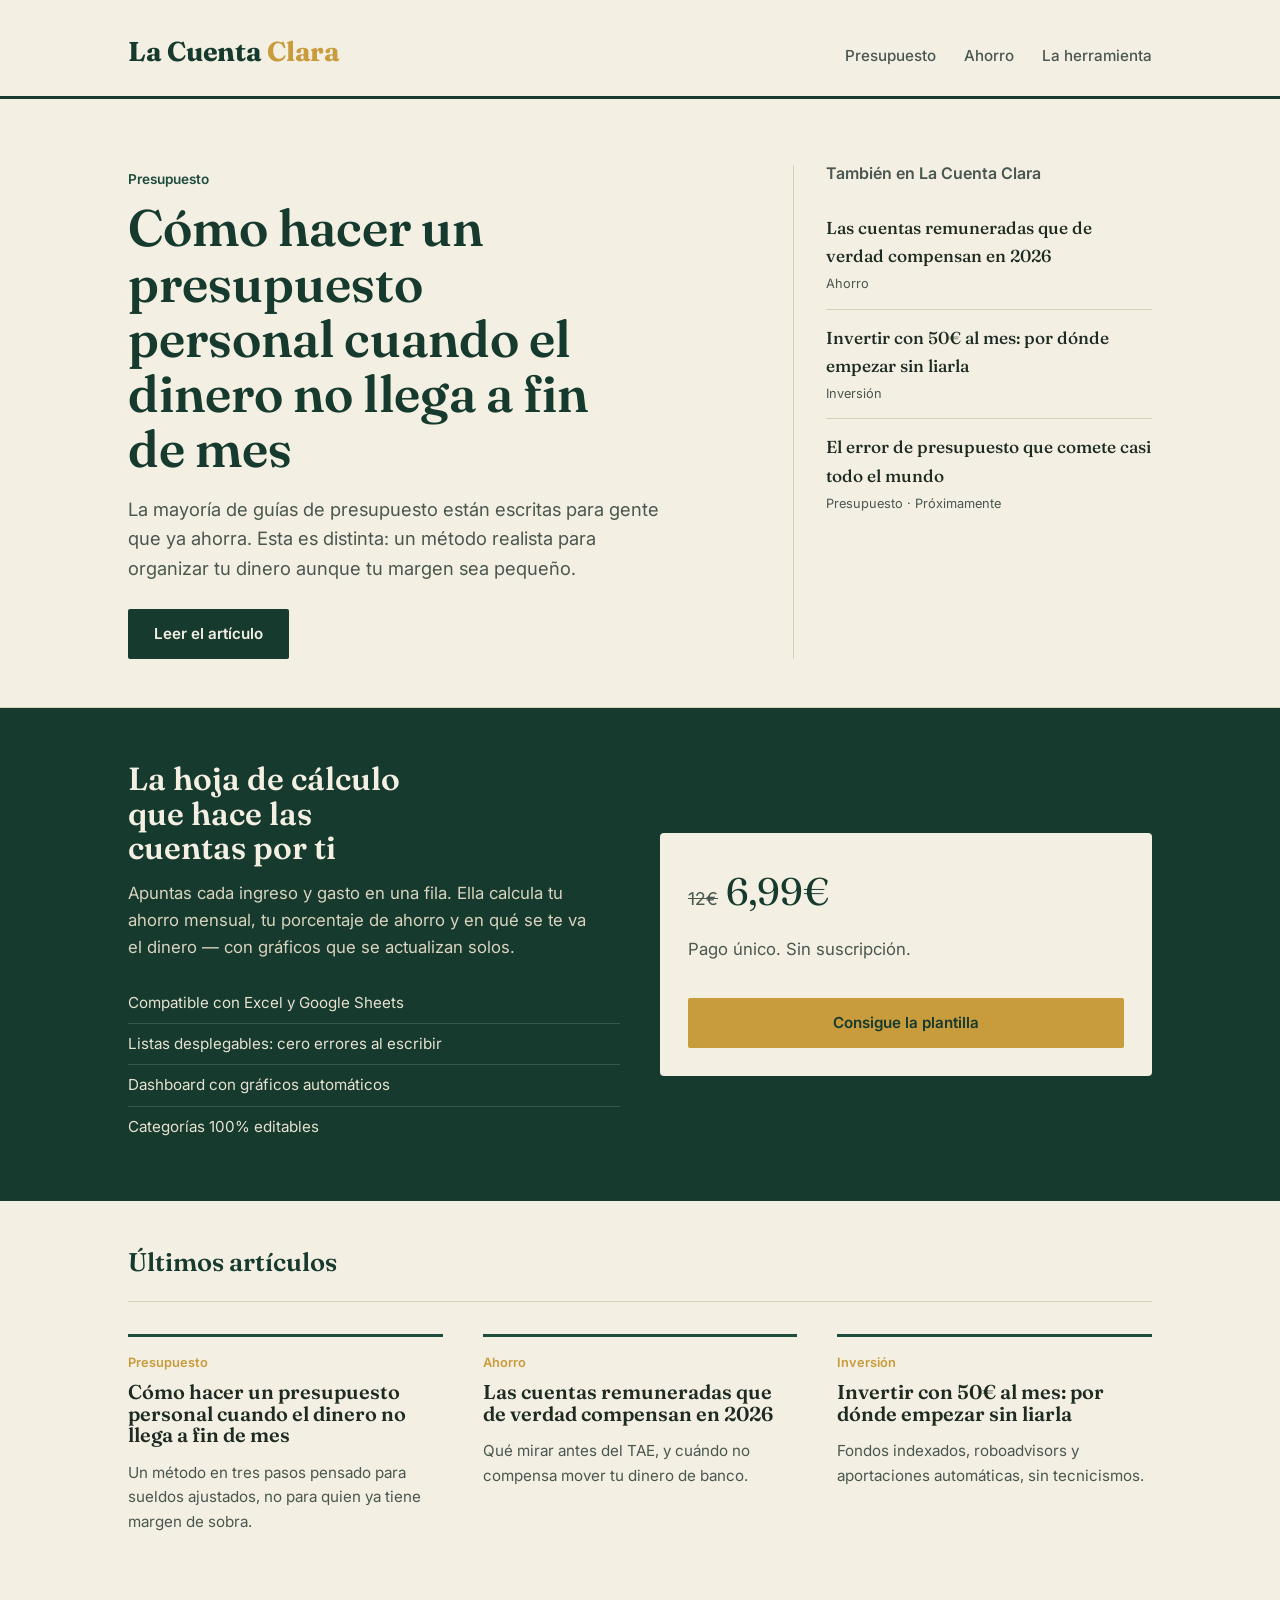
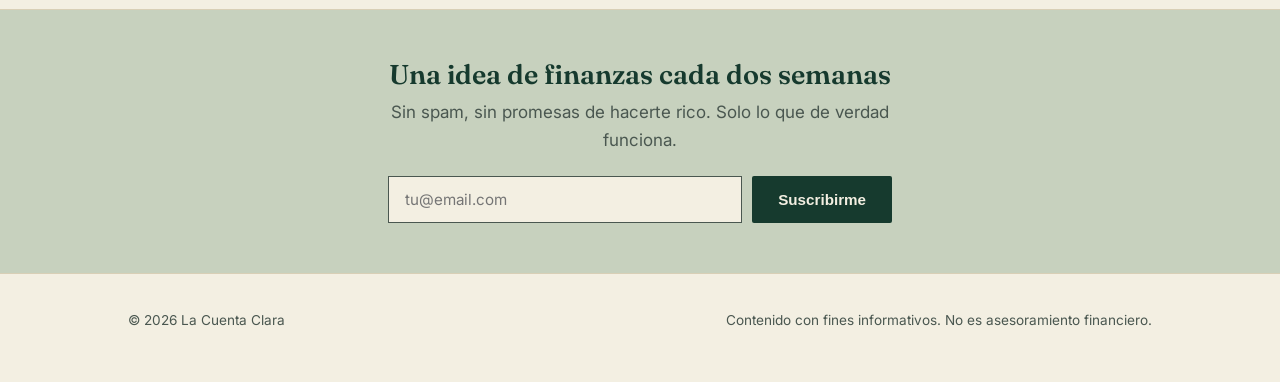
<file: index.html>
<!DOCTYPE html>
<html lang="es">
<head>
<meta charset="UTF-8">
<meta name="viewport" content="width=device-width, initial-scale=1.0">
<title>La Cuenta Clara — Finanzas personales sin tecnicismos</title>
<meta name="description" content="Guías claras sobre presupuesto, ahorro e inversión para quien empieza de cero. Sin jerga, sin vender humo.">
<link rel="stylesheet" href="assets/style.css">
</head>
<body>

<header class="masthead">
  <div class="wrap">
    <a href="index.html" class="logotype">La Cuenta <span>Clara</span></a>
    <nav>
      <a href="presupuesto.html">Presupuesto</a>
      <a href="ahorro.html">Ahorro</a>
      <a href="#herramienta">La herramienta</a>
    </nav>
  </div>
</header>

<div class="dateline wrap" style="border-bottom:none; padding-bottom:0;"></div>

<section class="hero">
  <div class="wrap hero-grid">
    <div>
      <span class="hero-tag">Presupuesto</span>
      <h1>Cómo hacer un presupuesto personal cuando el dinero no llega a fin de mes</h1>
      <p class="dek">La mayoría de guías de presupuesto están escritas para gente que ya ahorra. Esta es distinta: un método realista para organizar tu dinero aunque tu margen sea pequeño.</p>
      <div class="cta">
        <a href="articulos/presupuesto-cuando-no-llega-a-fin-de-mes.html" class="btn">Leer el artículo</a>
      </div>
    </div>
    <aside class="sidebar-list">
      <h2>También en La Cuenta Clara</h2>
      <div class="side-item">
        <a href="articulos/cuentas-remuneradas-2026.html">Las cuentas remuneradas que de verdad compensan en 2026</a>
        <div class="meta">Ahorro</div>
      </div>
      <div class="side-item">
        <a href="articulos/invertir-50-euros-al-mes.html">Invertir con 50€ al mes: por dónde empezar sin liarla</a>
        <div class="meta">Inversión</div>
      </div>
      <div class="side-item">
        <a href="#">El error de presupuesto que comete casi todo el mundo</a>
        <div class="meta">Presupuesto · Próximamente</div>
      </div>
    </aside>
  </div>
</section>

<section class="tool-band" id="herramienta">
  <div class="wrap tool-grid">
    <div>
      <h2>La hoja de cálculo que hace las cuentas por ti</h2>
      <p>Apuntas cada ingreso y gasto en una fila. Ella calcula tu ahorro mensual, tu porcentaje de ahorro y en qué se te va el dinero — con gráficos que se actualizan solos.</p>
      <ul class="tool-features">
        <li>Compatible con Excel y Google Sheets</li>
        <li>Listas desplegables: cero errores al escribir</li>
        <li>Dashboard con gráficos automáticos</li>
        <li>Categorías 100% editables</li>
      </ul>
    </div>
    <div class="tool-visual">
      <span class="was">12€</span><span class="price">6,99€</span>
      <p style="margin-top:14px; color:var(--ink-soft);">Pago único. Sin suscripción.</p>
      <a href="https://macrox2.gumroad.com/l/mukedxs" class="btn btn-gold" style="margin-top:18px; width:100%; text-align:center;">Consigue la plantilla</a>
    </div>
  </div>
</section>

<div class="wrap">
  <div class="section-head">
    <h2>Últimos artículos</h2>
  </div>
  <div class="article-grid">
    <article class="card">
      <span class="cat">Presupuesto</span>
      <h3><a href="articulos/presupuesto-cuando-no-llega-a-fin-de-mes.html">Cómo hacer un presupuesto personal cuando el dinero no llega a fin de mes</a></h3>
      <p>Un método en tres pasos pensado para sueldos ajustados, no para quien ya tiene margen de sobra.</p>
    </article>
    <article class="card">
      <span class="cat">Ahorro</span>
      <h3><a href="articulos/cuentas-remuneradas-2026.html">Las cuentas remuneradas que de verdad compensan en 2026</a></h3>
      <p>Qué mirar antes del TAE, y cuándo no compensa mover tu dinero de banco.</p>
    </article>
    <article class="card">
      <span class="cat">Inversión</span>
      <h3><a href="articulos/invertir-50-euros-al-mes.html">Invertir con 50€ al mes: por dónde empezar sin liarla</a></h3>
      <p>Fondos indexados, roboadvisors y aportaciones automáticas, sin tecnicismos.</p>
    </article>
  </div>
</div>

<section class="newsletter">
  <div class="wrap newsletter-inner">
    <h2>Una idea de finanzas cada dos semanas</h2>
    <p>Sin spam, sin promesas de hacerte rico. Solo lo que de verdad funciona.</p>
    <form action="https://formspree.io/f/xnpqdnjw" method="POST">
      <input type="email" name="email" placeholder="tu@email.com" required>
      <button type="submit" class="btn">Suscribirme</button>
    </form>
  </div>
</section>

<footer>
  <div class="wrap" style="display:flex; justify-content:space-between; flex-wrap:wrap; gap:12px; width:100%;">
    <span>© 2026 La Cuenta Clara</span>
    <span>Contenido con fines informativos. No es asesoramiento financiero.</span>
  </div>
</footer>

</body>
</html>
</file>
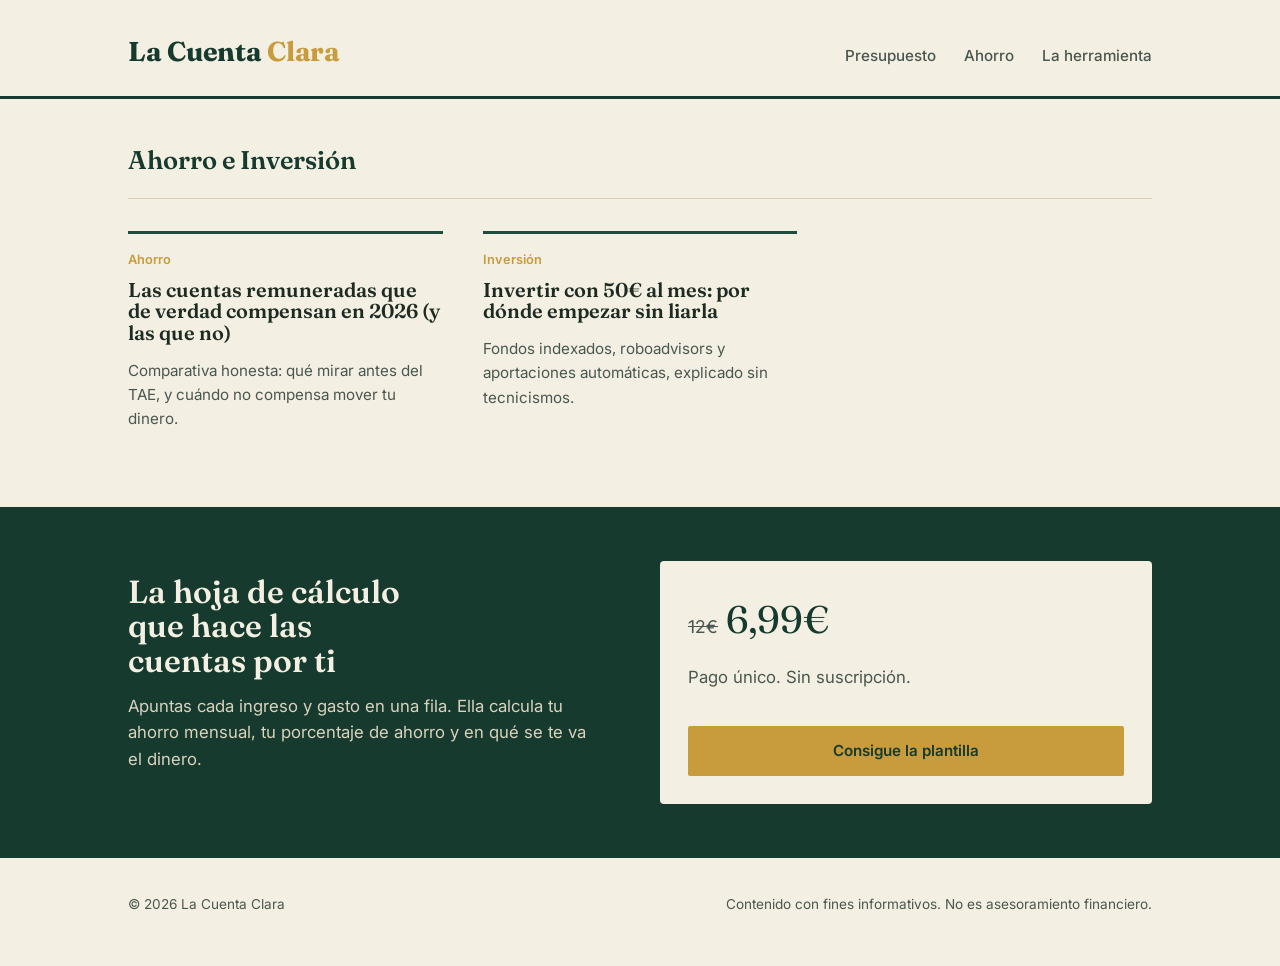
<file: ahorro.html>
<!DOCTYPE html>
<html lang="es">
<head>
<meta charset="UTF-8">
<meta name="viewport" content="width=device-width, initial-scale=1.0">
<title>Ahorro e Inversión — La Cuenta Clara</title>
<meta name="description" content="Artículos sobre ahorro e inversión de La Cuenta Clara: cuentas remuneradas, cómo invertir con poco dinero, y más.">
<link rel="stylesheet" href="assets/style.css">
</head>
<body>

<header class="masthead">
  <div class="wrap">
    <a href="index.html" class="logotype">La Cuenta <span>Clara</span></a>
    <nav>
      <a href="presupuesto.html">Presupuesto</a>
      <a href="ahorro.html">Ahorro</a>
      <a href="index.html#herramienta">La herramienta</a>
    </nav>
  </div>
</header>

<div class="wrap">
  <div class="section-head" style="padding-top:48px;">
    <h2>Ahorro e Inversión</h2>
  </div>
  <div class="article-grid">
    <article class="card">
      <span class="cat">Ahorro</span>
      <h3><a href="articulos/cuentas-remuneradas-2026.html">Las cuentas remuneradas que de verdad compensan en 2026 (y las que no)</a></h3>
      <p>Comparativa honesta: qué mirar antes del TAE, y cuándo no compensa mover tu dinero.</p>
    </article>
    <article class="card">
      <span class="cat">Inversión</span>
      <h3><a href="articulos/invertir-50-euros-al-mes.html">Invertir con 50€ al mes: por dónde empezar sin liarla</a></h3>
      <p>Fondos indexados, roboadvisors y aportaciones automáticas, explicado sin tecnicismos.</p>
    </article>
  </div>
</div>

<section class="tool-band" id="herramienta">
  <div class="wrap tool-grid">
    <div>
      <h2>La hoja de cálculo que hace las cuentas por ti</h2>
      <p>Apuntas cada ingreso y gasto en una fila. Ella calcula tu ahorro mensual, tu porcentaje de ahorro y en qué se te va el dinero.</p>
    </div>
    <div class="tool-visual">
      <span class="was">12€</span><span class="price">6,99€</span>
      <p style="margin-top:14px; color:var(--ink-soft);">Pago único. Sin suscripción.</p>
      <a href="https://macrox2.gumroad.com/l/mukedxs" class="btn btn-gold" style="margin-top:18px; width:100%; text-align:center;">Consigue la plantilla</a>
    </div>
  </div>
</section>

<footer>
  <div class="wrap" style="display:flex; justify-content:space-between; flex-wrap:wrap; gap:12px; width:100%;">
    <span>© 2026 La Cuenta Clara</span>
    <span>Contenido con fines informativos. No es asesoramiento financiero.</span>
  </div>
</footer>

</body>
</html>
</file>
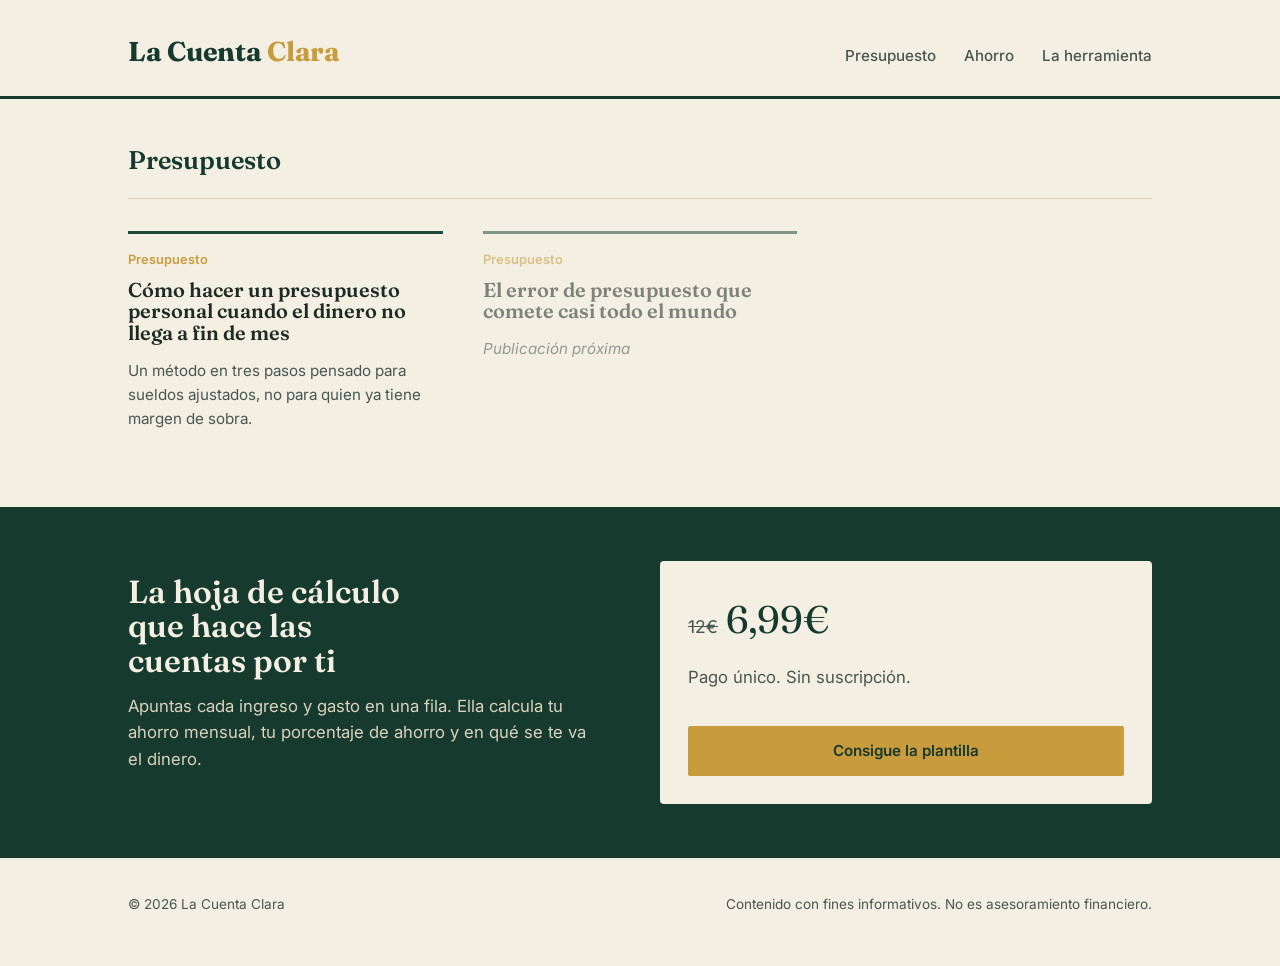
<file: presupuesto.html>
<!DOCTYPE html>
<html lang="es">
<head>
<meta charset="UTF-8">
<meta name="viewport" content="width=device-width, initial-scale=1.0">
<title>Presupuesto — La Cuenta Clara</title>
<meta name="description" content="Todos los artículos sobre presupuesto personal de La Cuenta Clara: cómo organizar tus ingresos y gastos, con o sin margen.">
<link rel="stylesheet" href="assets/style.css">
</head>
<body>

<header class="masthead">
  <div class="wrap">
    <a href="index.html" class="logotype">La Cuenta <span>Clara</span></a>
    <nav>
      <a href="presupuesto.html">Presupuesto</a>
      <a href="ahorro.html">Ahorro</a>
      <a href="index.html#herramienta">La herramienta</a>
    </nav>
  </div>
</header>

<div class="wrap">
  <div class="section-head" style="padding-top:48px;">
    <h2>Presupuesto</h2>
  </div>
  <div class="article-grid">
    <article class="card">
      <span class="cat">Presupuesto</span>
      <h3><a href="articulos/presupuesto-cuando-no-llega-a-fin-de-mes.html">Cómo hacer un presupuesto personal cuando el dinero no llega a fin de mes</a></h3>
      <p>Un método en tres pasos pensado para sueldos ajustados, no para quien ya tiene margen de sobra.</p>
    </article>
    <article class="card dim">
      <span class="cat">Presupuesto</span>
      <h3><a href="#">El error de presupuesto que comete casi todo el mundo</a></h3>
      <p class="soon">Publicación próxima</p>
    </article>
  </div>
</div>

<section class="tool-band" id="herramienta">
  <div class="wrap tool-grid">
    <div>
      <h2>La hoja de cálculo que hace las cuentas por ti</h2>
      <p>Apuntas cada ingreso y gasto en una fila. Ella calcula tu ahorro mensual, tu porcentaje de ahorro y en qué se te va el dinero.</p>
    </div>
    <div class="tool-visual">
      <span class="was">12€</span><span class="price">6,99€</span>
      <p style="margin-top:14px; color:var(--ink-soft);">Pago único. Sin suscripción.</p>
      <a href="https://macrox2.gumroad.com/l/mukedxs" class="btn btn-gold" style="margin-top:18px; width:100%; text-align:center;">Consigue la plantilla</a>
    </div>
  </div>
</section>

<footer>
  <div class="wrap" style="display:flex; justify-content:space-between; flex-wrap:wrap; gap:12px; width:100%;">
    <span>© 2026 La Cuenta Clara</span>
    <span>Contenido con fines informativos. No es asesoramiento financiero.</span>
  </div>
</footer>

</body>
</html>
</file>
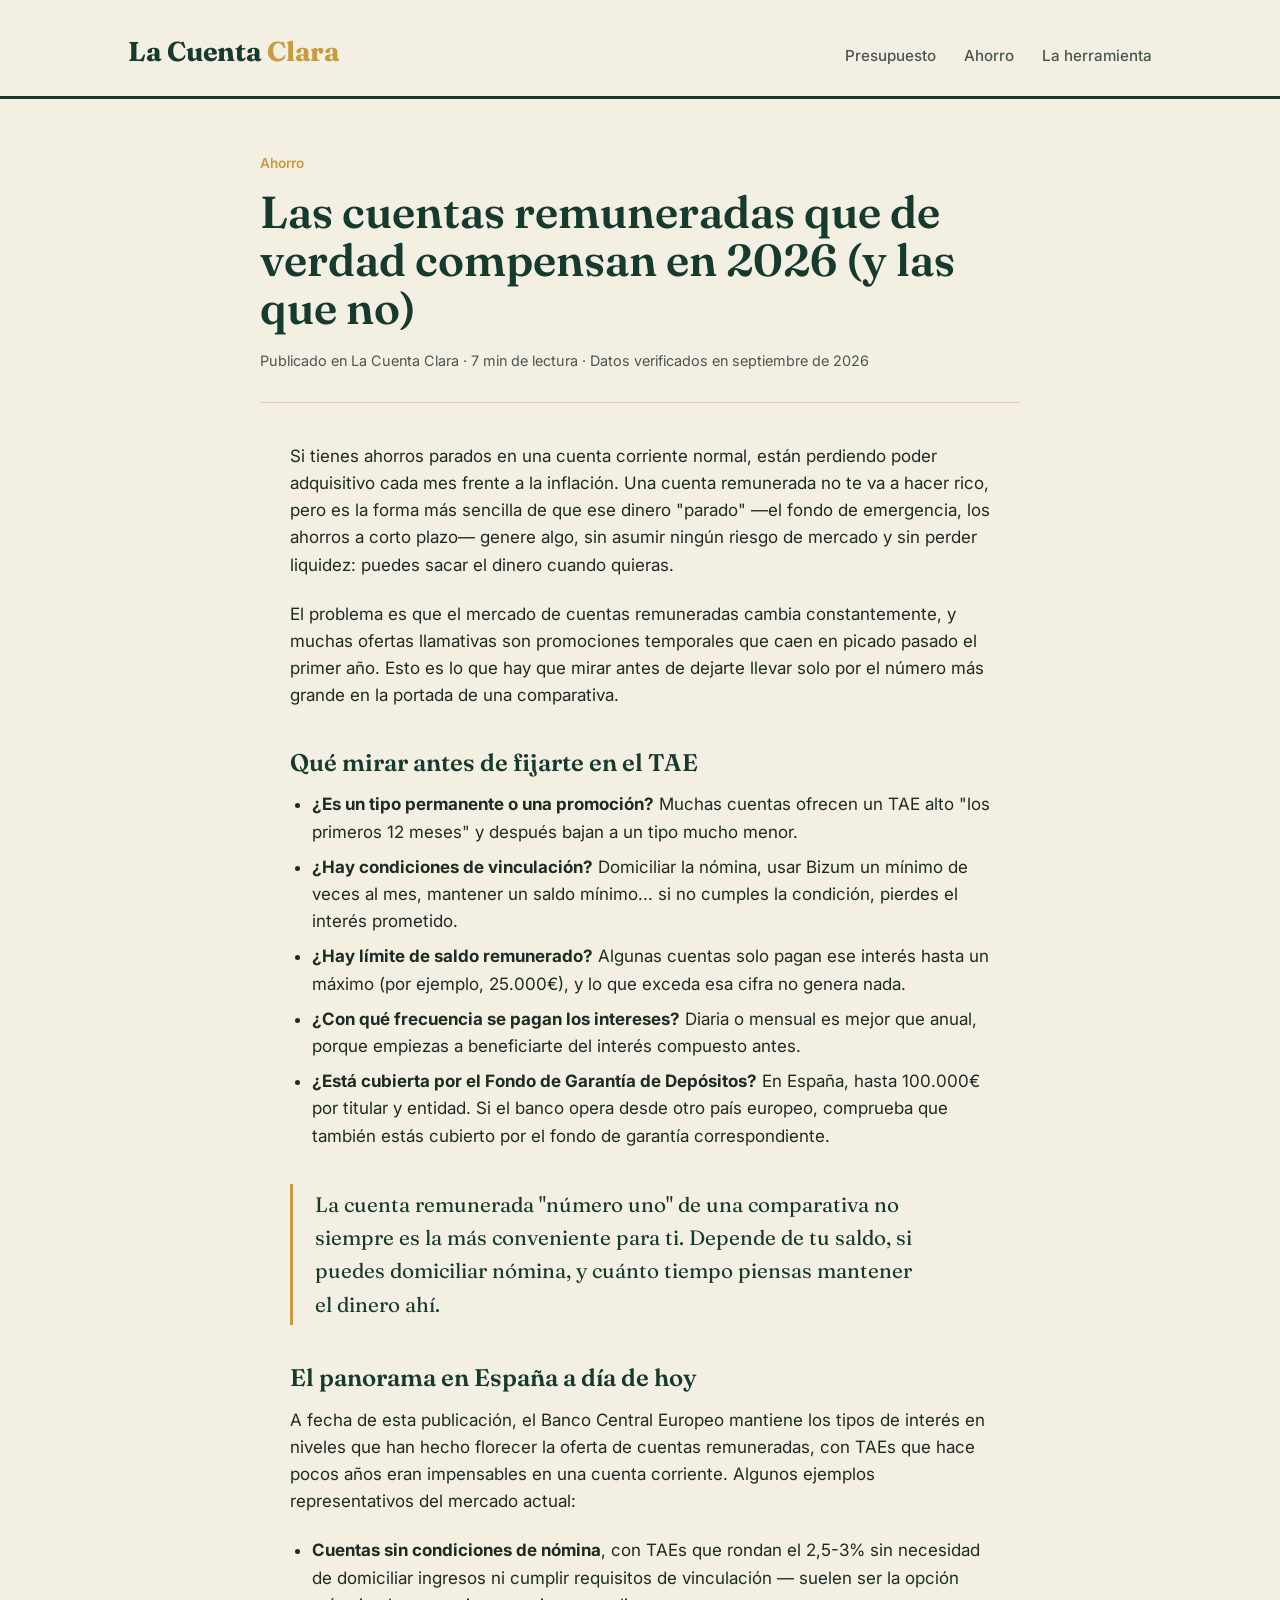
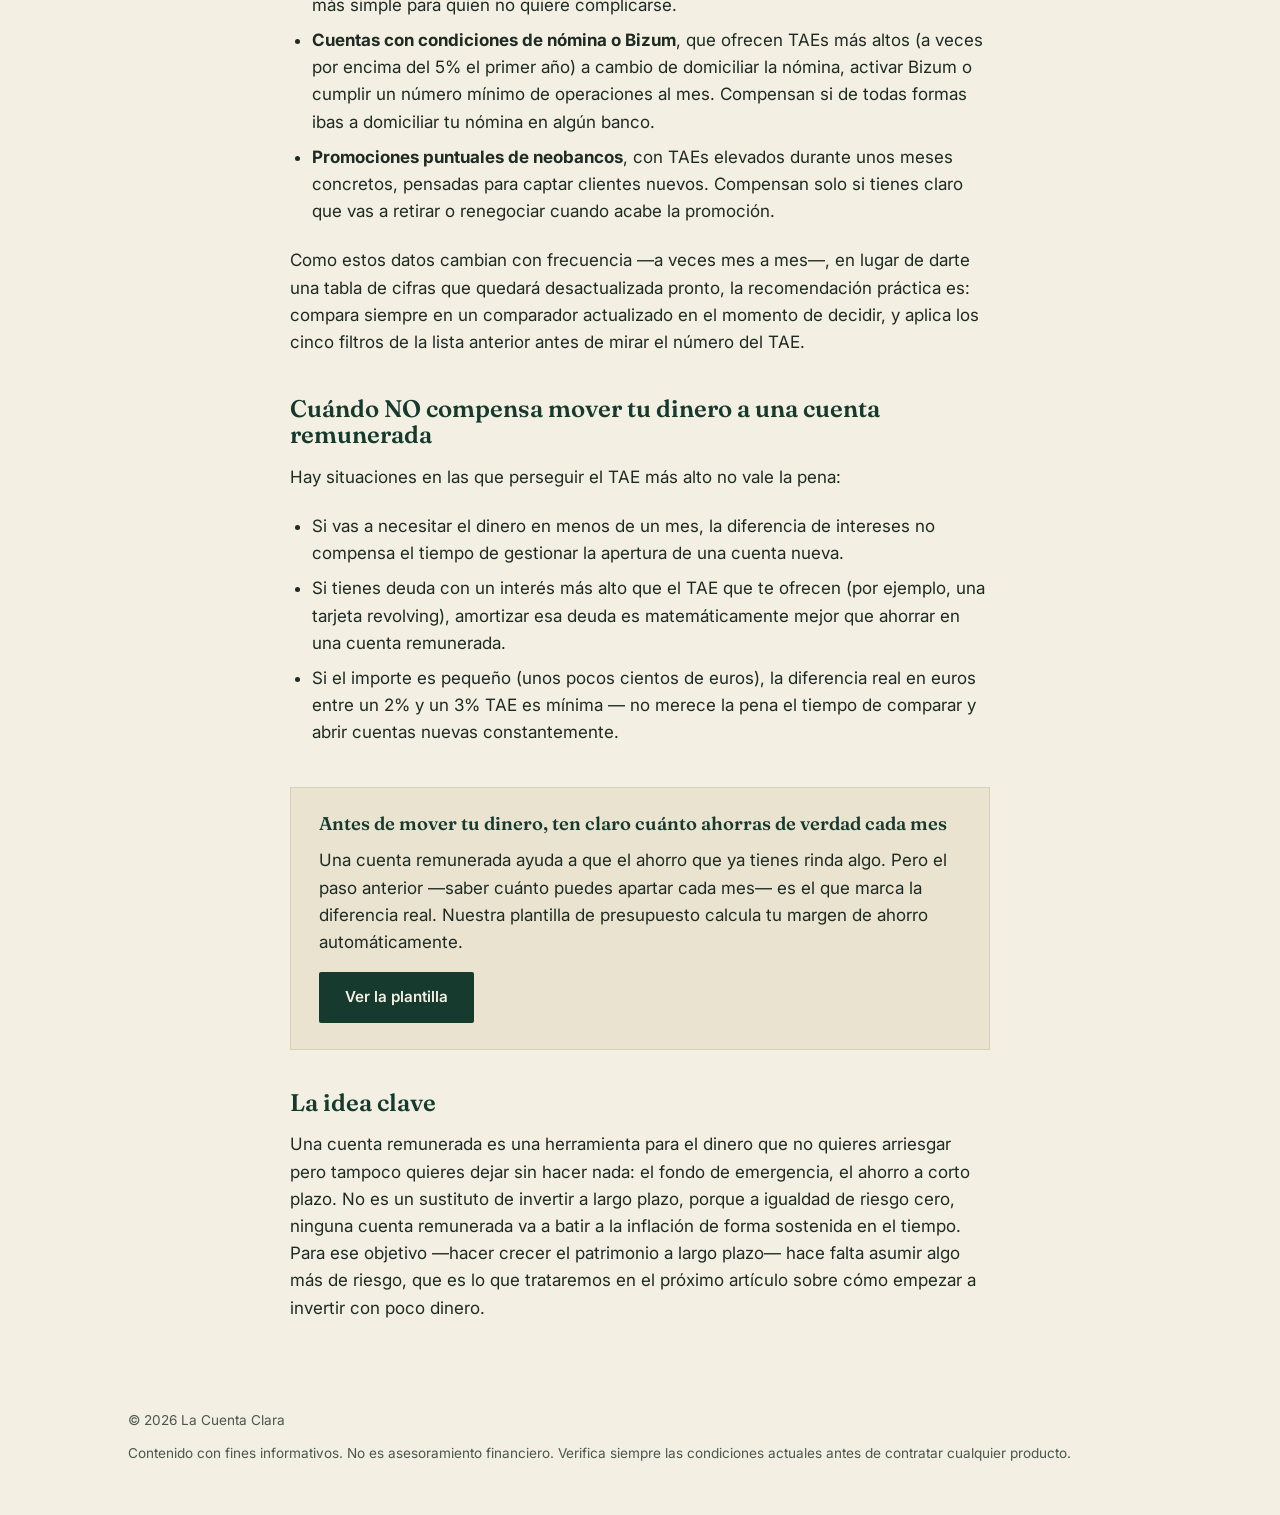
<file: articulos/cuentas-remuneradas-2026.html>
<!DOCTYPE html>
<html lang="es">
<head>
<meta charset="UTF-8">
<meta name="viewport" content="width=device-width, initial-scale=1.0">
<title>Las cuentas remuneradas que de verdad compensan en 2026 — La Cuenta Clara</title>
<meta name="description" content="Comparativa honesta de cuentas remuneradas en España: cuáles compensan de verdad, cuáles son promociones que caducan, y qué mirar antes de abrir una.">
<link rel="stylesheet" href="../assets/style.css">
</head>
<body>

<header class="masthead">
  <div class="wrap">
    <a href="../index.html" class="logotype">La Cuenta <span>Clara</span></a>
    <nav>
      <a href="../presupuesto.html">Presupuesto</a>
      <a href="../ahorro.html">Ahorro</a>
      <a href="../index.html#herramienta">La herramienta</a>
    </nav>
  </div>
</header>

<div class="article-header wrap">
  <span class="cat">Ahorro</span>
  <h1>Las cuentas remuneradas que de verdad compensan en 2026 (y las que no)</h1>
  <div class="meta">Publicado en La Cuenta Clara · 7 min de lectura · Datos verificados en septiembre de 2026</div>
</div>

<div class="article-body wrap">

<p>Si tienes ahorros parados en una cuenta corriente normal, están perdiendo poder adquisitivo cada mes frente a la inflación. Una cuenta remunerada no te va a hacer rico, pero es la forma más sencilla de que ese dinero "parado" —el fondo de emergencia, los ahorros a corto plazo— genere algo, sin asumir ningún riesgo de mercado y sin perder liquidez: puedes sacar el dinero cuando quieras.</p>

<p>El problema es que el mercado de cuentas remuneradas cambia constantemente, y muchas ofertas llamativas son promociones temporales que caen en picado pasado el primer año. Esto es lo que hay que mirar antes de dejarte llevar solo por el número más grande en la portada de una comparativa.</p>

<h2>Qué mirar antes de fijarte en el TAE</h2>

<ul>
  <li><strong>¿Es un tipo permanente o una promoción?</strong> Muchas cuentas ofrecen un TAE alto "los primeros 12 meses" y después bajan a un tipo mucho menor.</li>
  <li><strong>¿Hay condiciones de vinculación?</strong> Domiciliar la nómina, usar Bizum un mínimo de veces al mes, mantener un saldo mínimo... si no cumples la condición, pierdes el interés prometido.</li>
  <li><strong>¿Hay límite de saldo remunerado?</strong> Algunas cuentas solo pagan ese interés hasta un máximo (por ejemplo, 25.000€), y lo que exceda esa cifra no genera nada.</li>
  <li><strong>¿Con qué frecuencia se pagan los intereses?</strong> Diaria o mensual es mejor que anual, porque empiezas a beneficiarte del interés compuesto antes.</li>
  <li><strong>¿Está cubierta por el Fondo de Garantía de Depósitos?</strong> En España, hasta 100.000€ por titular y entidad. Si el banco opera desde otro país europeo, comprueba que también estás cubierto por el fondo de garantía correspondiente.</li>
</ul>

<div class="pull">La cuenta remunerada "número uno" de una comparativa no siempre es la más conveniente para ti. Depende de tu saldo, si puedes domiciliar nómina, y cuánto tiempo piensas mantener el dinero ahí.</div>

<h2>El panorama en España a día de hoy</h2>

<p>A fecha de esta publicación, el Banco Central Europeo mantiene los tipos de interés en niveles que han hecho florecer la oferta de cuentas remuneradas, con TAEs que hace pocos años eran impensables en una cuenta corriente. Algunos ejemplos representativos del mercado actual:</p>

<ul>
  <li><strong>Cuentas sin condiciones de nómina</strong>, con TAEs que rondan el 2,5-3% sin necesidad de domiciliar ingresos ni cumplir requisitos de vinculación — suelen ser la opción más simple para quien no quiere complicarse.</li>
  <li><strong>Cuentas con condiciones de nómina o Bizum</strong>, que ofrecen TAEs más altos (a veces por encima del 5% el primer año) a cambio de domiciliar la nómina, activar Bizum o cumplir un número mínimo de operaciones al mes. Compensan si de todas formas ibas a domiciliar tu nómina en algún banco.</li>
  <li><strong>Promociones puntuales de neobancos</strong>, con TAEs elevados durante unos meses concretos, pensadas para captar clientes nuevos. Compensan solo si tienes claro que vas a retirar o renegociar cuando acabe la promoción.</li>
</ul>

<p>Como estos datos cambian con frecuencia —a veces mes a mes—, en lugar de darte una tabla de cifras que quedará desactualizada pronto, la recomendación práctica es: compara siempre en un comparador actualizado en el momento de decidir, y aplica los cinco filtros de la lista anterior antes de mirar el número del TAE.</p>

<h2>Cuándo NO compensa mover tu dinero a una cuenta remunerada</h2>

<p>Hay situaciones en las que perseguir el TAE más alto no vale la pena:</p>

<ul>
  <li>Si vas a necesitar el dinero en menos de un mes, la diferencia de intereses no compensa el tiempo de gestionar la apertura de una cuenta nueva.</li>
  <li>Si tienes deuda con un interés más alto que el TAE que te ofrecen (por ejemplo, una tarjeta revolving), amortizar esa deuda es matemáticamente mejor que ahorrar en una cuenta remunerada.</li>
  <li>Si el importe es pequeño (unos pocos cientos de euros), la diferencia real en euros entre un 2% y un 3% TAE es mínima — no merece la pena el tiempo de comparar y abrir cuentas nuevas constantemente.</li>
</ul>

<div class="inline-cta">
  <h3>Antes de mover tu dinero, ten claro cuánto ahorras de verdad cada mes</h3>
  <p>Una cuenta remunerada ayuda a que el ahorro que ya tienes rinda algo. Pero el paso anterior —saber cuánto puedes apartar cada mes— es el que marca la diferencia real. Nuestra plantilla de presupuesto calcula tu margen de ahorro automáticamente.</p>
  <a href="../index.html#herramienta" class="btn">Ver la plantilla</a>
</div>

<h2>La idea clave</h2>

<p>Una cuenta remunerada es una herramienta para el dinero que no quieres arriesgar pero tampoco quieres dejar sin hacer nada: el fondo de emergencia, el ahorro a corto plazo. No es un sustituto de invertir a largo plazo, porque a igualdad de riesgo cero, ninguna cuenta remunerada va a batir a la inflación de forma sostenida en el tiempo. Para ese objetivo —hacer crecer el patrimonio a largo plazo— hace falta asumir algo más de riesgo, que es lo que trataremos en el próximo artículo sobre cómo empezar a invertir con poco dinero.</p>

</div>

<footer>
  <div class="wrap" style="display:flex; justify-content:space-between; flex-wrap:wrap; gap:12px; width:100%;">
    <span>© 2026 La Cuenta Clara</span>
    <span>Contenido con fines informativos. No es asesoramiento financiero. Verifica siempre las condiciones actuales antes de contratar cualquier producto.</span>
  </div>
</footer>

</body>
</html>
</file>
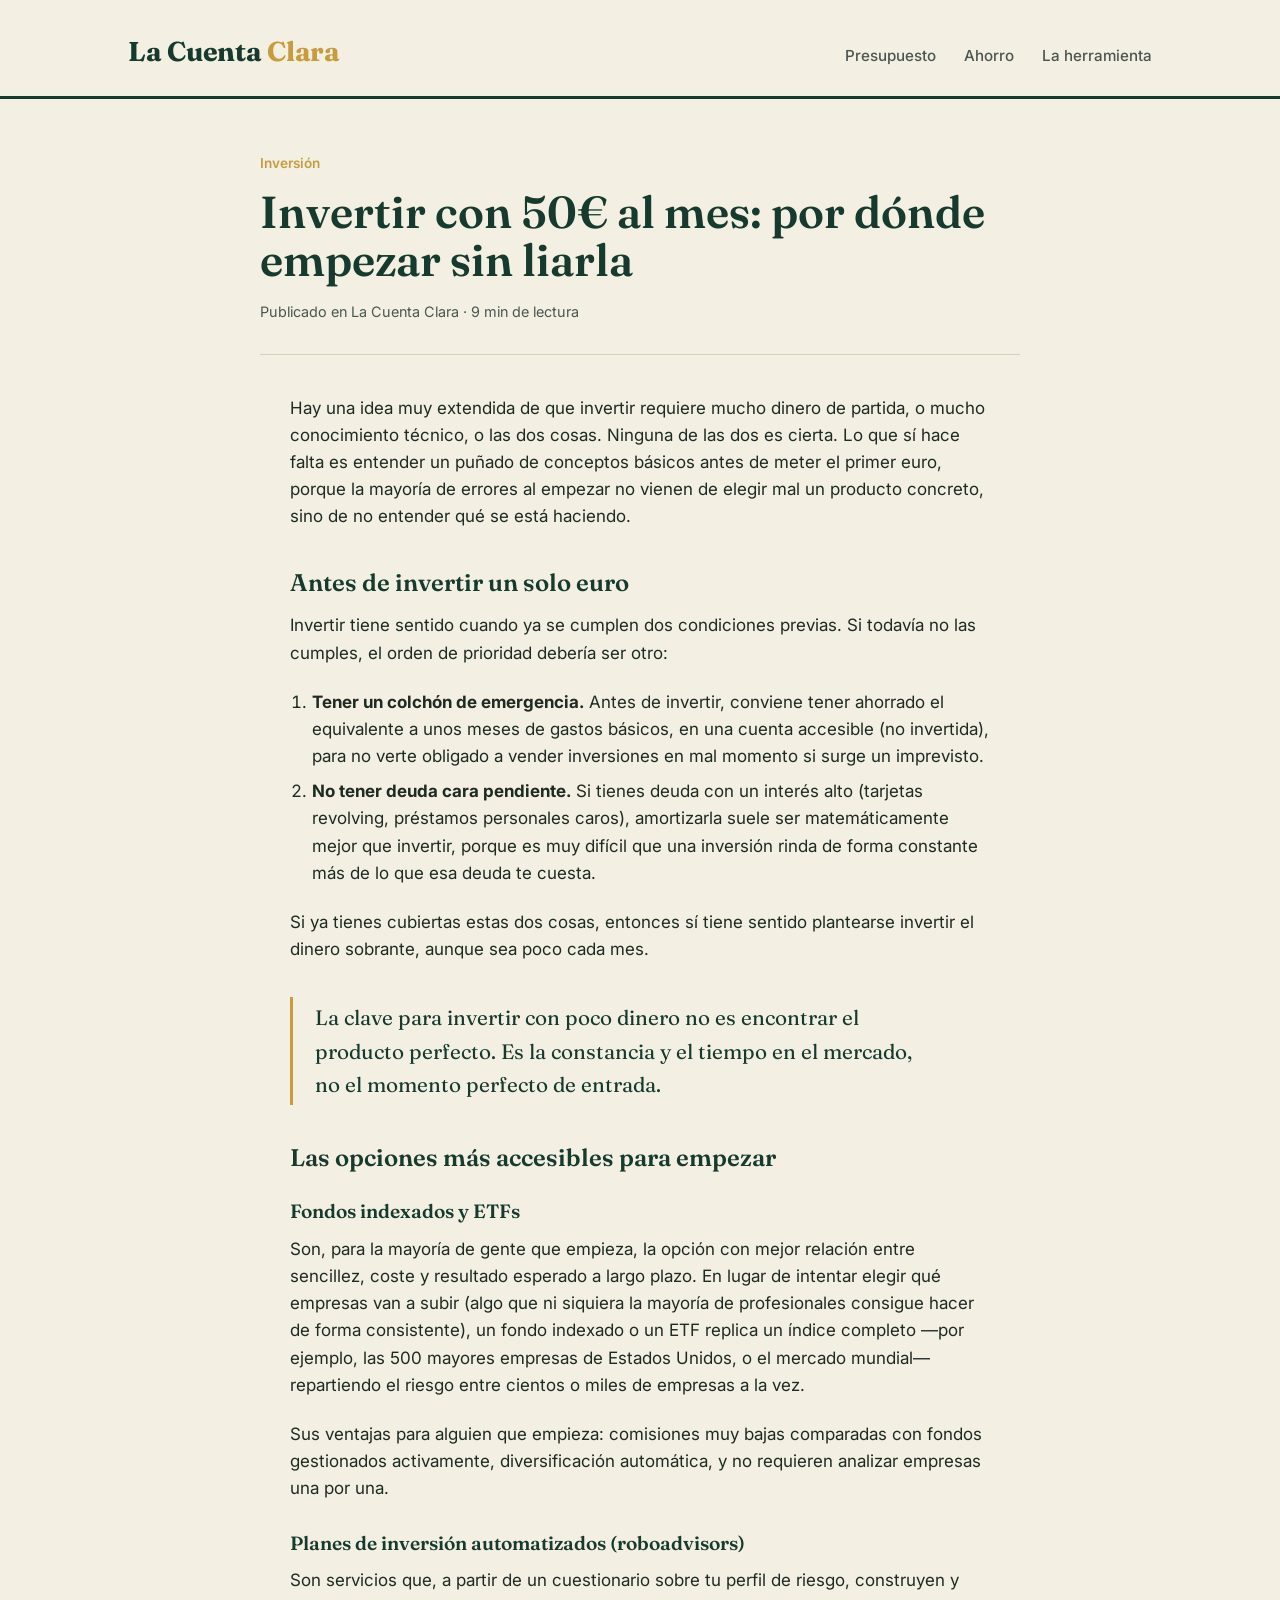
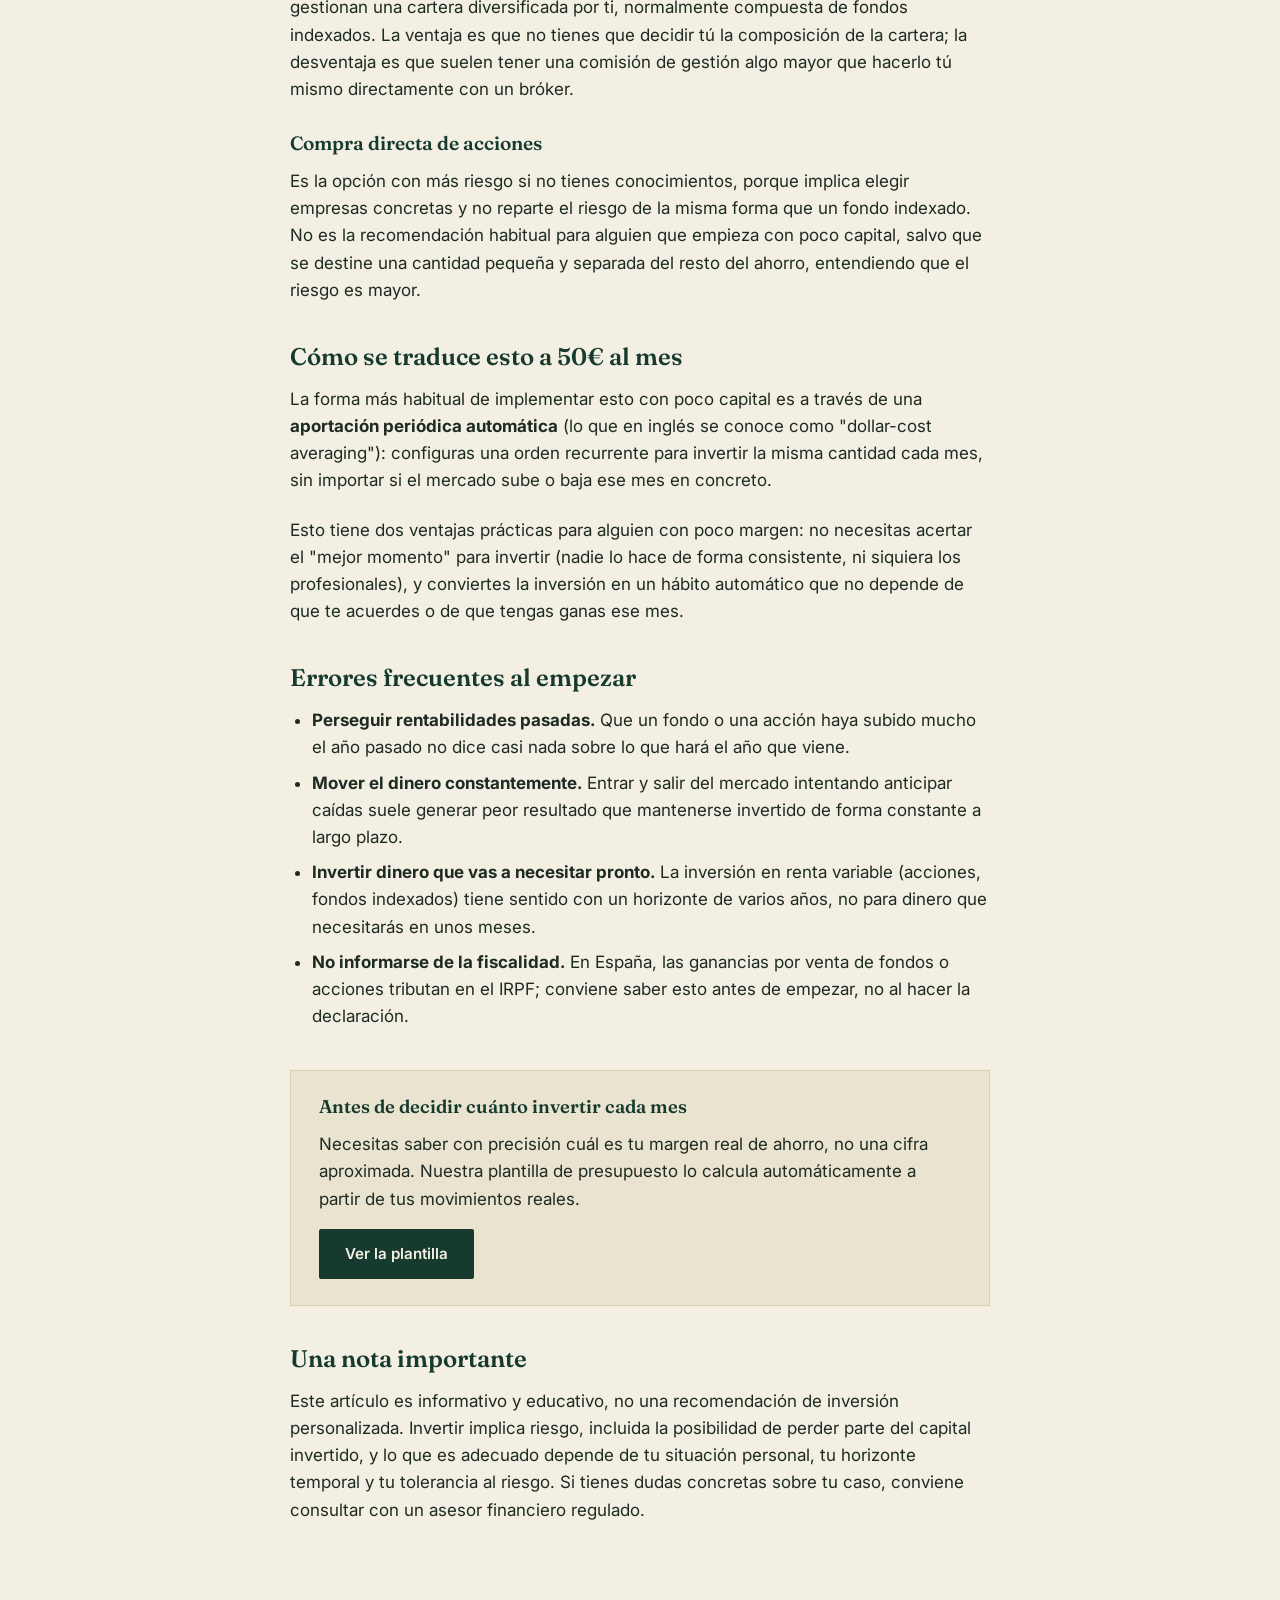
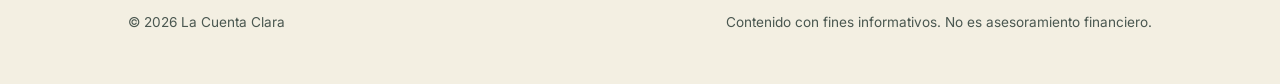
<file: articulos/invertir-50-euros-al-mes.html>
<!DOCTYPE html>
<html lang="es">
<head>
<meta charset="UTF-8">
<meta name="viewport" content="width=device-width, initial-scale=1.0">
<title>Invertir con 50€ al mes: por dónde empezar sin liarla — La Cuenta Clara</title>
<meta name="description" content="Guía sin tecnicismos para empezar a invertir con poco dinero: qué opciones existen, qué evitar al principio, y cómo dar el primer paso sin necesitar grandes conocimientos.">
<link rel="stylesheet" href="../assets/style.css">
</head>
<body>

<header class="masthead">
  <div class="wrap">
    <a href="../index.html" class="logotype">La Cuenta <span>Clara</span></a>
    <nav>
      <a href="../presupuesto.html">Presupuesto</a>
      <a href="../ahorro.html">Ahorro</a>
      <a href="../index.html#herramienta">La herramienta</a>
    </nav>
  </div>
</header>

<div class="article-header wrap">
  <span class="cat">Inversión</span>
  <h1>Invertir con 50€ al mes: por dónde empezar sin liarla</h1>
  <div class="meta">Publicado en La Cuenta Clara · 9 min de lectura</div>
</div>

<div class="article-body wrap">

<p>Hay una idea muy extendida de que invertir requiere mucho dinero de partida, o mucho conocimiento técnico, o las dos cosas. Ninguna de las dos es cierta. Lo que sí hace falta es entender un puñado de conceptos básicos antes de meter el primer euro, porque la mayoría de errores al empezar no vienen de elegir mal un producto concreto, sino de no entender qué se está haciendo.</p>

<h2>Antes de invertir un solo euro</h2>

<p>Invertir tiene sentido cuando ya se cumplen dos condiciones previas. Si todavía no las cumples, el orden de prioridad debería ser otro:</p>

<ol>
  <li><strong>Tener un colchón de emergencia.</strong> Antes de invertir, conviene tener ahorrado el equivalente a unos meses de gastos básicos, en una cuenta accesible (no invertida), para no verte obligado a vender inversiones en mal momento si surge un imprevisto.</li>
  <li><strong>No tener deuda cara pendiente.</strong> Si tienes deuda con un interés alto (tarjetas revolving, préstamos personales caros), amortizarla suele ser matemáticamente mejor que invertir, porque es muy difícil que una inversión rinda de forma constante más de lo que esa deuda te cuesta.</li>
</ol>

<p>Si ya tienes cubiertas estas dos cosas, entonces sí tiene sentido plantearse invertir el dinero sobrante, aunque sea poco cada mes.</p>

<div class="pull">La clave para invertir con poco dinero no es encontrar el producto perfecto. Es la constancia y el tiempo en el mercado, no el momento perfecto de entrada.</div>

<h2>Las opciones más accesibles para empezar</h2>

<h3>Fondos indexados y ETFs</h3>
<p>Son, para la mayoría de gente que empieza, la opción con mejor relación entre sencillez, coste y resultado esperado a largo plazo. En lugar de intentar elegir qué empresas van a subir (algo que ni siquiera la mayoría de profesionales consigue hacer de forma consistente), un fondo indexado o un ETF replica un índice completo —por ejemplo, las 500 mayores empresas de Estados Unidos, o el mercado mundial— repartiendo el riesgo entre cientos o miles de empresas a la vez.</p>
<p>Sus ventajas para alguien que empieza: comisiones muy bajas comparadas con fondos gestionados activamente, diversificación automática, y no requieren analizar empresas una por una.</p>

<h3>Planes de inversión automatizados (roboadvisors)</h3>
<p>Son servicios que, a partir de un cuestionario sobre tu perfil de riesgo, construyen y gestionan una cartera diversificada por ti, normalmente compuesta de fondos indexados. La ventaja es que no tienes que decidir tú la composición de la cartera; la desventaja es que suelen tener una comisión de gestión algo mayor que hacerlo tú mismo directamente con un bróker.</p>

<h3>Compra directa de acciones</h3>
<p>Es la opción con más riesgo si no tienes conocimientos, porque implica elegir empresas concretas y no reparte el riesgo de la misma forma que un fondo indexado. No es la recomendación habitual para alguien que empieza con poco capital, salvo que se destine una cantidad pequeña y separada del resto del ahorro, entendiendo que el riesgo es mayor.</p>

<h2>Cómo se traduce esto a 50€ al mes</h2>

<p>La forma más habitual de implementar esto con poco capital es a través de una <strong>aportación periódica automática</strong> (lo que en inglés se conoce como "dollar-cost averaging"): configuras una orden recurrente para invertir la misma cantidad cada mes, sin importar si el mercado sube o baja ese mes en concreto.</p>

<p>Esto tiene dos ventajas prácticas para alguien con poco margen: no necesitas acertar el "mejor momento" para invertir (nadie lo hace de forma consistente, ni siquiera los profesionales), y conviertes la inversión en un hábito automático que no depende de que te acuerdes o de que tengas ganas ese mes.</p>

<h2>Errores frecuentes al empezar</h2>

<ul>
  <li><strong>Perseguir rentabilidades pasadas.</strong> Que un fondo o una acción haya subido mucho el año pasado no dice casi nada sobre lo que hará el año que viene.</li>
  <li><strong>Mover el dinero constantemente.</strong> Entrar y salir del mercado intentando anticipar caídas suele generar peor resultado que mantenerse invertido de forma constante a largo plazo.</li>
  <li><strong>Invertir dinero que vas a necesitar pronto.</strong> La inversión en renta variable (acciones, fondos indexados) tiene sentido con un horizonte de varios años, no para dinero que necesitarás en unos meses.</li>
  <li><strong>No informarse de la fiscalidad.</strong> En España, las ganancias por venta de fondos o acciones tributan en el IRPF; conviene saber esto antes de empezar, no al hacer la declaración.</li>
</ul>

<div class="inline-cta">
  <h3>Antes de decidir cuánto invertir cada mes</h3>
  <p>Necesitas saber con precisión cuál es tu margen real de ahorro, no una cifra aproximada. Nuestra plantilla de presupuesto lo calcula automáticamente a partir de tus movimientos reales.</p>
  <a href="../index.html#herramienta" class="btn">Ver la plantilla</a>
</div>

<h2>Una nota importante</h2>

<p>Este artículo es informativo y educativo, no una recomendación de inversión personalizada. Invertir implica riesgo, incluida la posibilidad de perder parte del capital invertido, y lo que es adecuado depende de tu situación personal, tu horizonte temporal y tu tolerancia al riesgo. Si tienes dudas concretas sobre tu caso, conviene consultar con un asesor financiero regulado.</p>

</div>

<footer>
  <div class="wrap" style="display:flex; justify-content:space-between; flex-wrap:wrap; gap:12px; width:100%;">
    <span>© 2026 La Cuenta Clara</span>
    <span>Contenido con fines informativos. No es asesoramiento financiero.</span>
  </div>
</footer>

</body>
</html>
</file>
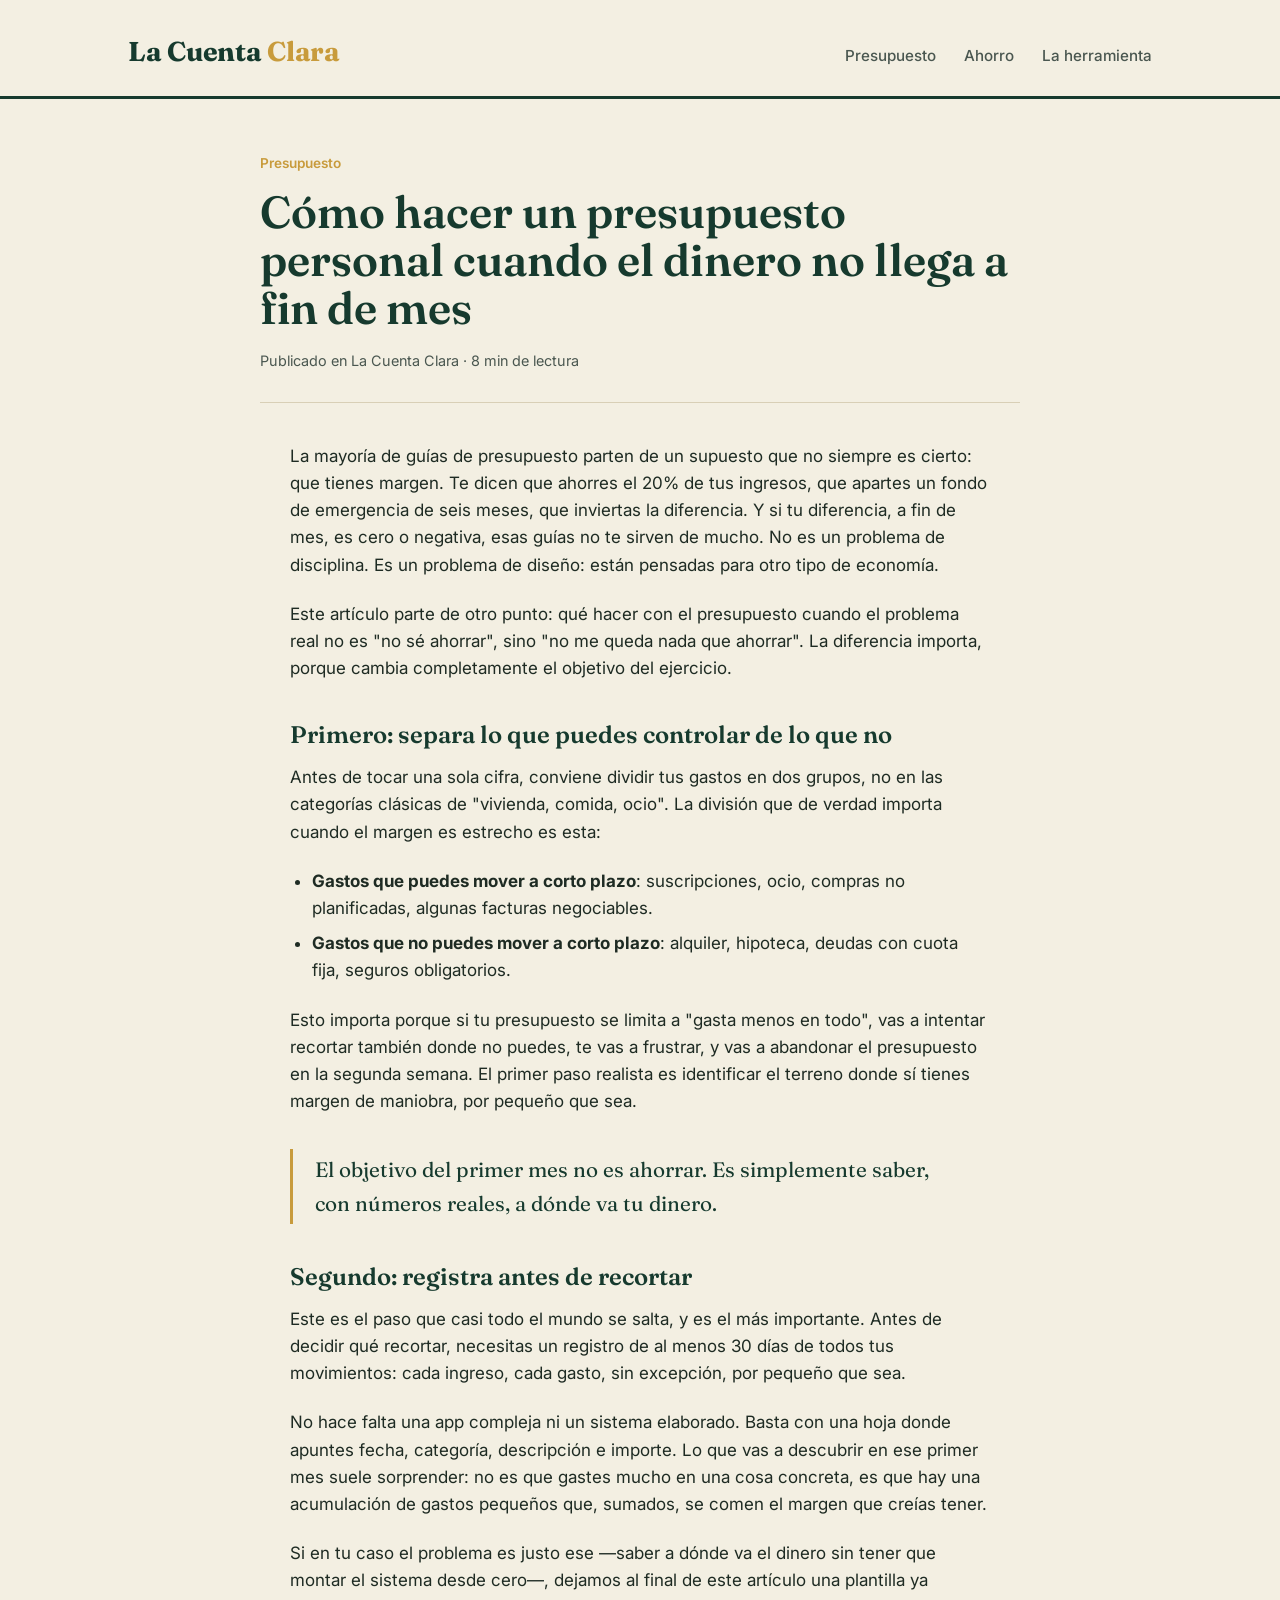
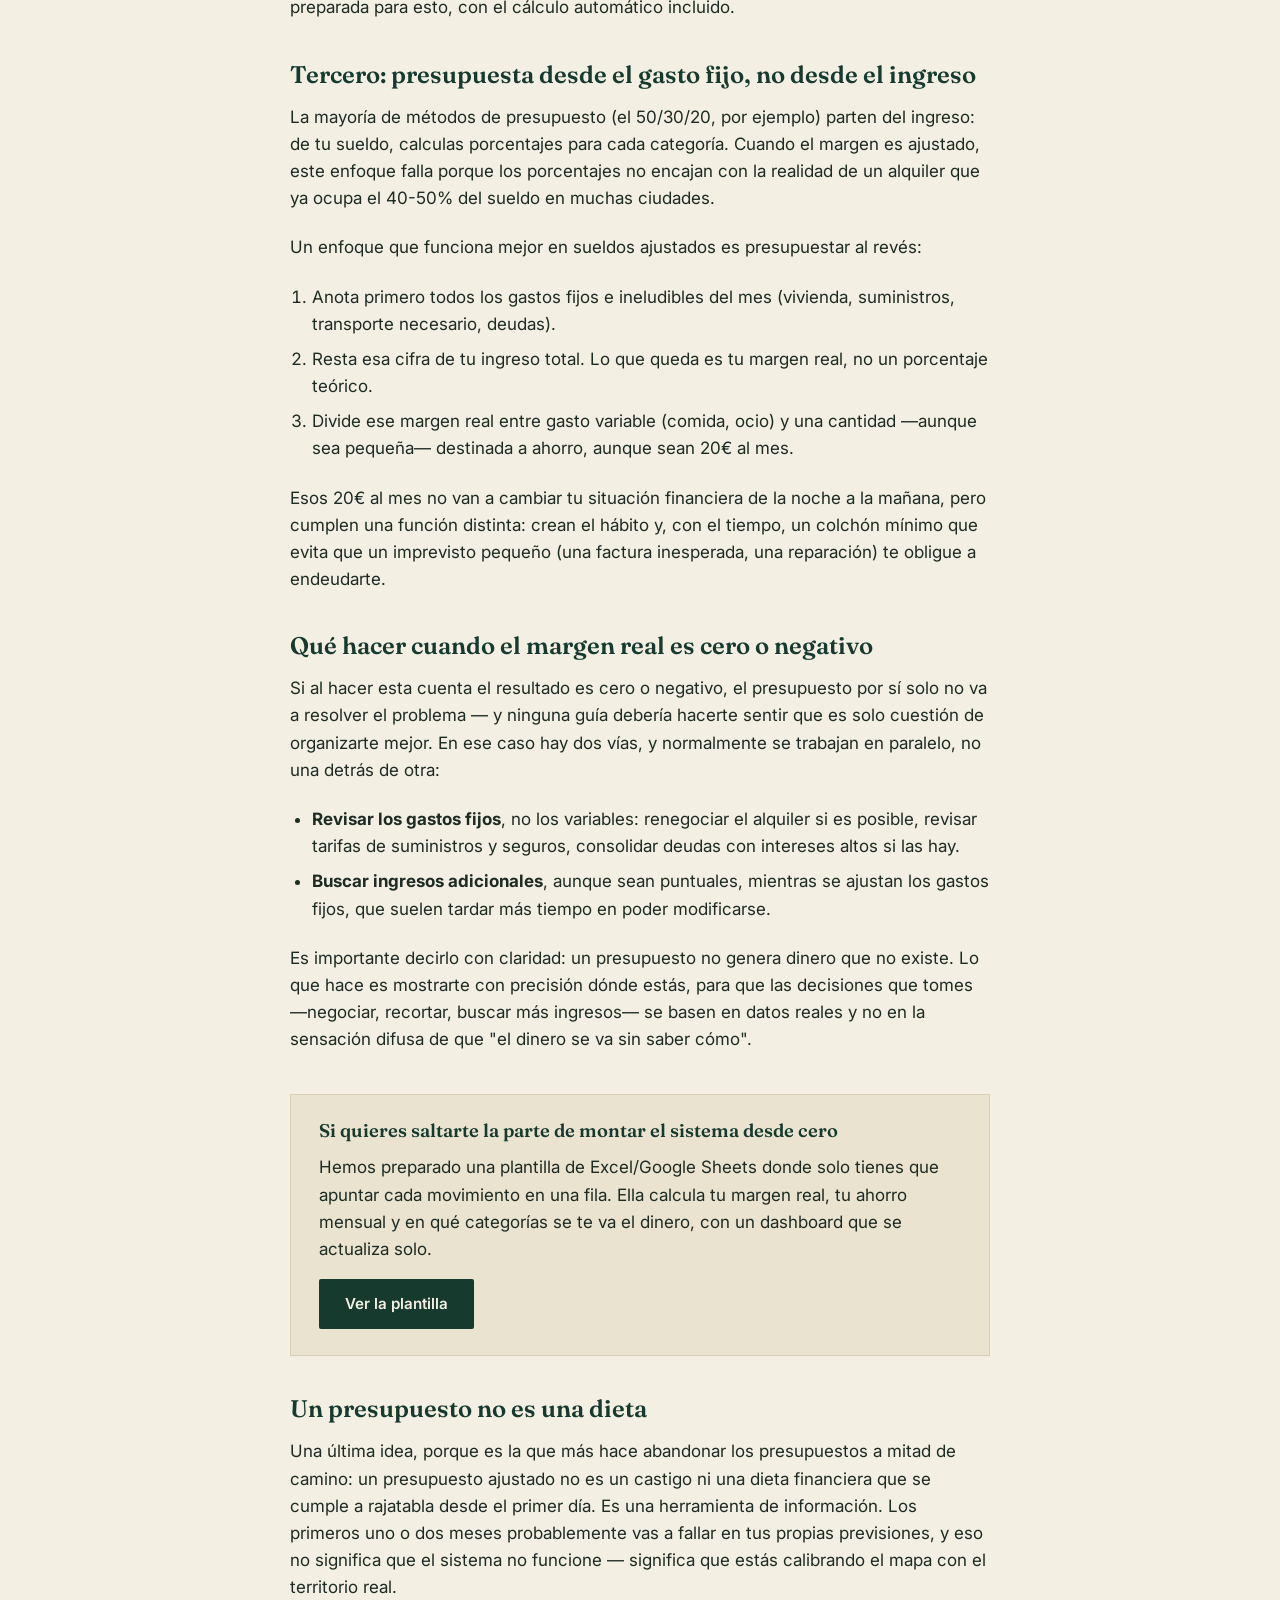
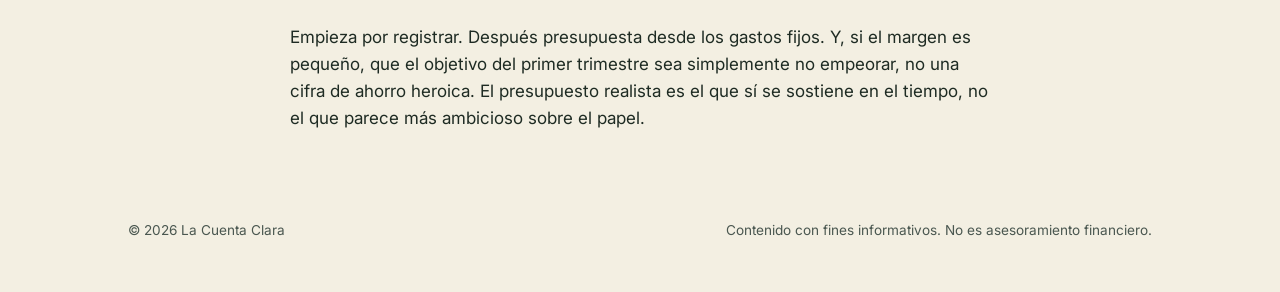
<file: articulos/presupuesto-cuando-no-llega-a-fin-de-mes.html>
<!DOCTYPE html>
<html lang="es">
<head>
<meta charset="UTF-8">
<meta name="viewport" content="width=device-width, initial-scale=1.0">
<title>Cómo hacer un presupuesto personal cuando el dinero no llega a fin de mes — La Cuenta Clara</title>
<meta name="description" content="Un método de presupuesto en tres pasos pensado para sueldos ajustados: qué hacer cuando el problema no es no saber ahorrar, sino no tener margen.">
<link rel="stylesheet" href="../assets/style.css">
</head>
<body>

<header class="masthead">
  <div class="wrap">
    <a href="../index.html" class="logotype">La Cuenta <span>Clara</span></a>
    <nav>
      <a href="../presupuesto.html">Presupuesto</a>
      <a href="../ahorro.html">Ahorro</a>
      <a href="../index.html#herramienta">La herramienta</a>
    </nav>
  </div>
</header>

<div class="article-header wrap">
  <span class="cat">Presupuesto</span>
  <h1>Cómo hacer un presupuesto personal cuando el dinero no llega a fin de mes</h1>
  <div class="meta">Publicado en La Cuenta Clara · 8 min de lectura</div>
</div>

<div class="article-body wrap">

<p>La mayoría de guías de presupuesto parten de un supuesto que no siempre es cierto: que tienes margen. Te dicen que ahorres el 20% de tus ingresos, que apartes un fondo de emergencia de seis meses, que inviertas la diferencia. Y si tu diferencia, a fin de mes, es cero o negativa, esas guías no te sirven de mucho. No es un problema de disciplina. Es un problema de diseño: están pensadas para otro tipo de economía.</p>

<p>Este artículo parte de otro punto: qué hacer con el presupuesto cuando el problema real no es "no sé ahorrar", sino "no me queda nada que ahorrar". La diferencia importa, porque cambia completamente el objetivo del ejercicio.</p>

<h2>Primero: separa lo que puedes controlar de lo que no</h2>

<p>Antes de tocar una sola cifra, conviene dividir tus gastos en dos grupos, no en las categorías clásicas de "vivienda, comida, ocio". La división que de verdad importa cuando el margen es estrecho es esta:</p>

<ul>
  <li><strong>Gastos que puedes mover a corto plazo</strong>: suscripciones, ocio, compras no planificadas, algunas facturas negociables.</li>
  <li><strong>Gastos que no puedes mover a corto plazo</strong>: alquiler, hipoteca, deudas con cuota fija, seguros obligatorios.</li>
</ul>

<p>Esto importa porque si tu presupuesto se limita a "gasta menos en todo", vas a intentar recortar también donde no puedes, te vas a frustrar, y vas a abandonar el presupuesto en la segunda semana. El primer paso realista es identificar el terreno donde sí tienes margen de maniobra, por pequeño que sea.</p>

<div class="pull">El objetivo del primer mes no es ahorrar. Es simplemente saber, con números reales, a dónde va tu dinero.</div>

<h2>Segundo: registra antes de recortar</h2>

<p>Este es el paso que casi todo el mundo se salta, y es el más importante. Antes de decidir qué recortar, necesitas un registro de al menos 30 días de todos tus movimientos: cada ingreso, cada gasto, sin excepción, por pequeño que sea.</p>

<p>No hace falta una app compleja ni un sistema elaborado. Basta con una hoja donde apuntes fecha, categoría, descripción e importe. Lo que vas a descubrir en ese primer mes suele sorprender: no es que gastes mucho en una cosa concreta, es que hay una acumulación de gastos pequeños que, sumados, se comen el margen que creías tener.</p>

<p>Si en tu caso el problema es justo ese —saber a dónde va el dinero sin tener que montar el sistema desde cero—, dejamos al final de este artículo una plantilla ya preparada para esto, con el cálculo automático incluido.</p>

<h2>Tercero: presupuesta desde el gasto fijo, no desde el ingreso</h2>

<p>La mayoría de métodos de presupuesto (el 50/30/20, por ejemplo) parten del ingreso: de tu sueldo, calculas porcentajes para cada categoría. Cuando el margen es ajustado, este enfoque falla porque los porcentajes no encajan con la realidad de un alquiler que ya ocupa el 40-50% del sueldo en muchas ciudades.</p>

<p>Un enfoque que funciona mejor en sueldos ajustados es presupuestar al revés:</p>

<ol>
  <li>Anota primero todos los gastos fijos e ineludibles del mes (vivienda, suministros, transporte necesario, deudas).</li>
  <li>Resta esa cifra de tu ingreso total. Lo que queda es tu margen real, no un porcentaje teórico.</li>
  <li>Divide ese margen real entre gasto variable (comida, ocio) y una cantidad —aunque sea pequeña— destinada a ahorro, aunque sean 20€ al mes.</li>
</ol>

<p>Esos 20€ al mes no van a cambiar tu situación financiera de la noche a la mañana, pero cumplen una función distinta: crean el hábito y, con el tiempo, un colchón mínimo que evita que un imprevisto pequeño (una factura inesperada, una reparación) te obligue a endeudarte.</p>

<h2>Qué hacer cuando el margen real es cero o negativo</h2>

<p>Si al hacer esta cuenta el resultado es cero o negativo, el presupuesto por sí solo no va a resolver el problema — y ninguna guía debería hacerte sentir que es solo cuestión de organizarte mejor. En ese caso hay dos vías, y normalmente se trabajan en paralelo, no una detrás de otra:</p>

<ul>
  <li><strong>Revisar los gastos fijos</strong>, no los variables: renegociar el alquiler si es posible, revisar tarifas de suministros y seguros, consolidar deudas con intereses altos si las hay.</li>
  <li><strong>Buscar ingresos adicionales</strong>, aunque sean puntuales, mientras se ajustan los gastos fijos, que suelen tardar más tiempo en poder modificarse.</li>
</ul>

<p>Es importante decirlo con claridad: un presupuesto no genera dinero que no existe. Lo que hace es mostrarte con precisión dónde estás, para que las decisiones que tomes —negociar, recortar, buscar más ingresos— se basen en datos reales y no en la sensación difusa de que "el dinero se va sin saber cómo".</p>

<div class="inline-cta">
  <h3>Si quieres saltarte la parte de montar el sistema desde cero</h3>
  <p>Hemos preparado una plantilla de Excel/Google Sheets donde solo tienes que apuntar cada movimiento en una fila. Ella calcula tu margen real, tu ahorro mensual y en qué categorías se te va el dinero, con un dashboard que se actualiza solo.</p>
  <a href="../index.html#herramienta" class="btn">Ver la plantilla</a>
</div>

<h2>Un presupuesto no es una dieta</h2>

<p>Una última idea, porque es la que más hace abandonar los presupuestos a mitad de camino: un presupuesto ajustado no es un castigo ni una dieta financiera que se cumple a rajatabla desde el primer día. Es una herramienta de información. Los primeros uno o dos meses probablemente vas a fallar en tus propias previsiones, y eso no significa que el sistema no funcione — significa que estás calibrando el mapa con el territorio real.</p>

<p>Empieza por registrar. Después presupuesta desde los gastos fijos. Y, si el margen es pequeño, que el objetivo del primer trimestre sea simplemente no empeorar, no una cifra de ahorro heroica. El presupuesto realista es el que sí se sostiene en el tiempo, no el que parece más ambicioso sobre el papel.</p>

</div>

<footer>
  <div class="wrap" style="display:flex; justify-content:space-between; flex-wrap:wrap; gap:12px; width:100%;">
    <span>© 2026 La Cuenta Clara</span>
    <span>Contenido con fines informativos. No es asesoramiento financiero.</span>
  </div>
</footer>

</body>
</html>
</file>
<file: assets/style.css>
@import url('https://fonts.googleapis.com/css2?family=Fraunces:opsz,wght@9..144,400;9..144,500;9..144,600;9..144,700&family=Inter:wght@400;500;600&display=swap');

:root{
  --paper: #F3EFE2;
  --paper-deep: #EAE3D0;
  --ink: #1E2B23;
  --ink-soft: #4A5750;
  --green: #1F4D3D;
  --green-deep: #163A2E;
  --gold: #C89B3C;
  --gold-soft: #E4C878;
  --sage: #C7D1BE;
  --line: #D8CFB6;
  --maxw: 1080px;
}

*{ box-sizing: border-box; }

html{ scroll-behavior: smooth; }

body{
  margin: 0;
  background: var(--paper);
  color: var(--ink);
  font-family: 'Inter', -apple-system, sans-serif;
  font-size: 17px;
  line-height: 1.6;
}

h1, h2, h3, .display{
  font-family: 'Fraunces', Georgia, serif;
  color: var(--green-deep);
  margin: 0;
  line-height: 1.08;
  font-weight: 600;
}

a{ color: var(--green-deep); }
a:focus-visible, button:focus-visible, input:focus-visible{
  outline: 3px solid var(--gold);
  outline-offset: 2px;
}

.wrap{
  max-width: var(--maxw);
  margin: 0 auto;
  padding: 0 28px;
}

/* ---------- Masthead ---------- */
.masthead{
  border-bottom: 3px solid var(--green-deep);
  background: var(--paper);
  position: relative;
}
.masthead .wrap{
  display: flex;
  align-items: baseline;
  justify-content: space-between;
  padding-top: 30px;
  padding-bottom: 22px;
  flex-wrap: wrap;
  gap: 14px;
}
.logotype{
  font-family: 'Fraunces', serif;
  font-size: 1.7rem;
  font-weight: 700;
  color: var(--green-deep);
  text-decoration: none;
  letter-spacing: -0.01em;
}
.logotype span{ color: var(--gold); }
.masthead nav{ display: flex; gap: 28px; }
.masthead nav a{
  text-decoration: none;
  color: var(--ink-soft);
  font-size: 0.95rem;
  font-weight: 500;
  border-bottom: 2px solid transparent;
  padding-bottom: 2px;
  transition: border-color .15s ease, color .15s ease;
}
.masthead nav a:hover{ color: var(--green-deep); border-color: var(--gold); }

.dateline{
  text-align: center;
  padding: 10px 0 26px;
  font-size: 0.85rem;
  color: var(--ink-soft);
  border-bottom: 1px solid var(--line);
}

/* ---------- Hero ---------- */
.hero{
  padding: 56px 0 48px;
  border-bottom: 1px solid var(--line);
}
.hero-grid{
  display: grid;
  grid-template-columns: 1.7fr 1fr;
  gap: 56px;
}
.hero-tag{
  font-size: 0.85rem;
  color: var(--green);
  font-weight: 600;
  margin-bottom: 10px;
  display: inline-block;
}
.hero h1{
  font-size: clamp(2.1rem, 4vw, 3.2rem);
  max-width: 15ch;
}
.hero .dek{
  margin-top: 18px;
  font-size: 1.15rem;
  color: var(--ink-soft);
  max-width: 46ch;
}
.hero .cta{
  margin-top: 26px;
}
.btn{
  display: inline-block;
  background: var(--green-deep);
  color: var(--paper);
  text-decoration: none;
  padding: 13px 26px;
  font-weight: 600;
  font-size: 0.95rem;
  border: none;
  cursor: pointer;
  border-radius: 2px;
}
.btn:hover{ background: var(--green); }
.btn-gold{
  background: var(--gold);
  color: var(--green-deep);
}
.btn-gold:hover{ background: var(--gold-soft); }

.sidebar-list{
  border-left: 1px solid var(--line);
  padding-left: 32px;
}
.sidebar-list h2{
  font-size: 1rem;
  color: var(--ink-soft);
  font-family: 'Inter', sans-serif;
  font-weight: 600;
  margin-bottom: 18px;
}
.side-item{
  padding: 14px 0;
  border-bottom: 1px solid var(--line);
}
.side-item:last-child{ border-bottom: none; }
.side-item a{
  text-decoration: none;
  font-family: 'Fraunces', serif;
  font-size: 1.08rem;
  color: var(--ink);
  font-weight: 500;
}
.side-item a:hover{ color: var(--green-deep); }
.side-item .meta{
  font-size: 0.8rem;
  color: var(--ink-soft);
  margin-top: 4px;
}

/* ---------- Tool callout ---------- */
.tool-band{
  background: var(--green-deep);
  color: var(--paper);
  padding: 54px 0;
}
.tool-grid{
  display: grid;
  grid-template-columns: 1fr 1fr;
  gap: 40px;
  align-items: center;
}
.tool-band h2{
  color: var(--paper);
  font-size: 2rem;
  max-width: 14ch;
}
.tool-band p{
  color: #D9D3BF;
  font-size: 1.05rem;
  margin-top: 14px;
  max-width: 42ch;
}
.tool-features{
  list-style: none;
  padding: 0;
  margin: 22px 0 0;
}
.tool-features li{
  padding: 8px 0;
  border-top: 1px solid rgba(243,239,226,0.15);
  font-size: 0.95rem;
  color: #E7E2D0;
}
.tool-features li:first-child{ border-top: none; }
.tool-visual{
  background: var(--paper);
  border-radius: 4px;
  padding: 28px;
  color: var(--ink);
}
.tool-visual .price{
  font-family: 'Fraunces', serif;
  font-size: 2.4rem;
  color: var(--green-deep);
}
.tool-visual .was{
  text-decoration: line-through;
  color: var(--ink-soft);
  font-size: 1.1rem;
  margin-right: 8px;
}

/* ---------- Article grid ---------- */
.section-head{
  display: flex;
  align-items: baseline;
  justify-content: space-between;
  padding: 48px 0 24px;
  border-bottom: 1px solid var(--line);
  margin-bottom: 32px;
}
.section-head h2{ font-size: 1.6rem; }
.article-grid{
  display: grid;
  grid-template-columns: repeat(3, 1fr);
  gap: 40px;
  padding-bottom: 60px;
}
.card{
  border-top: 3px solid var(--green);
  padding-top: 16px;
}
.card .cat{
  font-size: 0.8rem;
  color: var(--gold);
  font-weight: 600;
  margin-bottom: 8px;
  display: block;
}
.card h3{
  font-size: 1.25rem;
  margin-bottom: 10px;
}
.card h3 a{ text-decoration: none; color: var(--ink); }
.card h3 a:hover{ color: var(--green-deep); }
.card p{
  color: var(--ink-soft);
  font-size: 0.95rem;
}
.card.dim{ opacity: 0.55; }
.soon{
  font-size: 0.78rem;
  color: var(--ink-soft);
  font-style: italic;
}

/* ---------- Newsletter ---------- */
.newsletter{
  background: var(--sage);
  padding: 50px 0;
  border-top: 1px solid var(--line);
  border-bottom: 1px solid var(--line);
}
.newsletter-inner{
  max-width: 560px;
  margin: 0 auto;
  text-align: center;
}
.newsletter h2{ font-size: 1.7rem; }
.newsletter p{ color: var(--ink-soft); margin-top: 10px; }
.newsletter form{
  display: flex;
  gap: 10px;
  margin-top: 22px;
  flex-wrap: wrap;
  justify-content: center;
}
.newsletter input[type="email"]{
  flex: 1;
  min-width: 220px;
  padding: 13px 16px;
  border: 1px solid var(--ink-soft);
  background: var(--paper);
  font-family: 'Inter', sans-serif;
  font-size: 0.95rem;
}

/* ---------- Footer ---------- */
footer{
  padding: 36px 0 50px;
  font-size: 0.85rem;
  color: var(--ink-soft);
  display: flex;
  justify-content: space-between;
  flex-wrap: wrap;
  gap: 12px;
}
footer a{ color: var(--ink-soft); }

/* ---------- Article page ---------- */
.article-header{
  padding: 50px 0 30px;
  border-bottom: 1px solid var(--line);
  max-width: 760px;
  margin: 0 auto;
}
.article-header .cat{
  color: var(--gold);
  font-weight: 600;
  font-size: 0.85rem;
}
.article-header h1{
  font-size: clamp(2rem, 4vw, 2.8rem);
  margin-top: 12px;
}
.article-header .meta{
  margin-top: 16px;
  color: var(--ink-soft);
  font-size: 0.9rem;
}
.article-body{
  max-width: 700px;
  margin: 0 auto;
  padding: 40px 0 30px;
}
.article-body p{ margin: 0 0 22px; }
.article-body h2{
  font-size: 1.5rem;
  margin: 40px 0 16px;
}
.article-body h3{
  font-size: 1.2rem;
  margin: 30px 0 14px;
}
.article-body ul, .article-body ol{
  margin: 0 0 22px;
  padding-left: 22px;
}
.article-body li{ margin-bottom: 8px; }
.pull{
  border-left: 3px solid var(--gold);
  padding: 4px 0 4px 22px;
  margin: 34px 0;
  font-family: 'Fraunces', serif;
  font-size: 1.3rem;
  color: var(--green-deep);
  max-width: 640px;
}
.inline-cta{
  background: var(--paper-deep);
  border: 1px solid var(--line);
  padding: 26px 28px;
  margin: 40px 0;
  max-width: 700px;
}
.inline-cta h3{ margin-top: 0; font-size: 1.15rem; }
.inline-cta p{ margin-bottom: 16px; }

/* ---------- Responsive ---------- */
@media (max-width: 820px){
  .hero-grid{ grid-template-columns: 1fr; gap: 30px; }
  .sidebar-list{ border-left: none; padding-left: 0; border-top: 1px solid var(--line); padding-top: 24px; }
  .tool-grid{ grid-template-columns: 1fr; }
  .article-grid{ grid-template-columns: 1fr; gap: 32px; }
  .masthead .wrap{ flex-direction: column; align-items: flex-start; }
}

@media (prefers-reduced-motion: reduce){
  html{ scroll-behavior: auto; }
}
</file>
